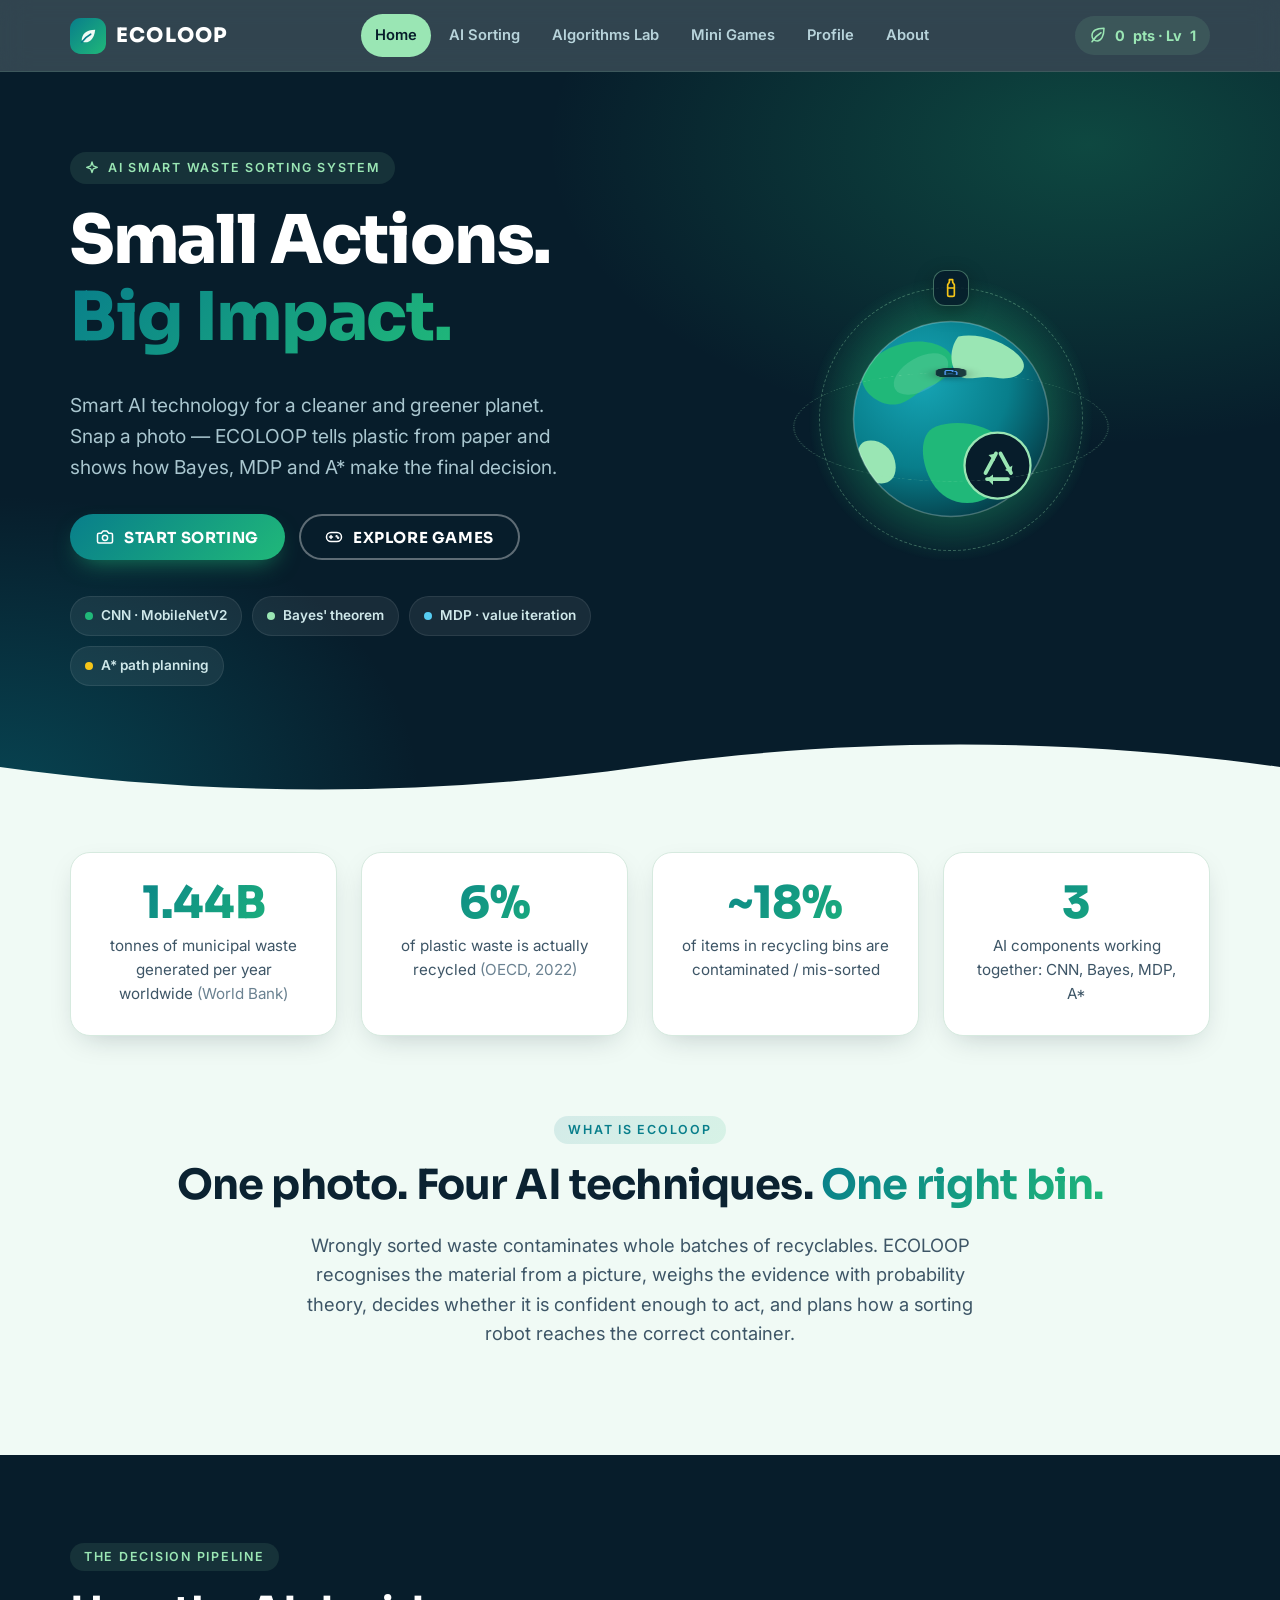
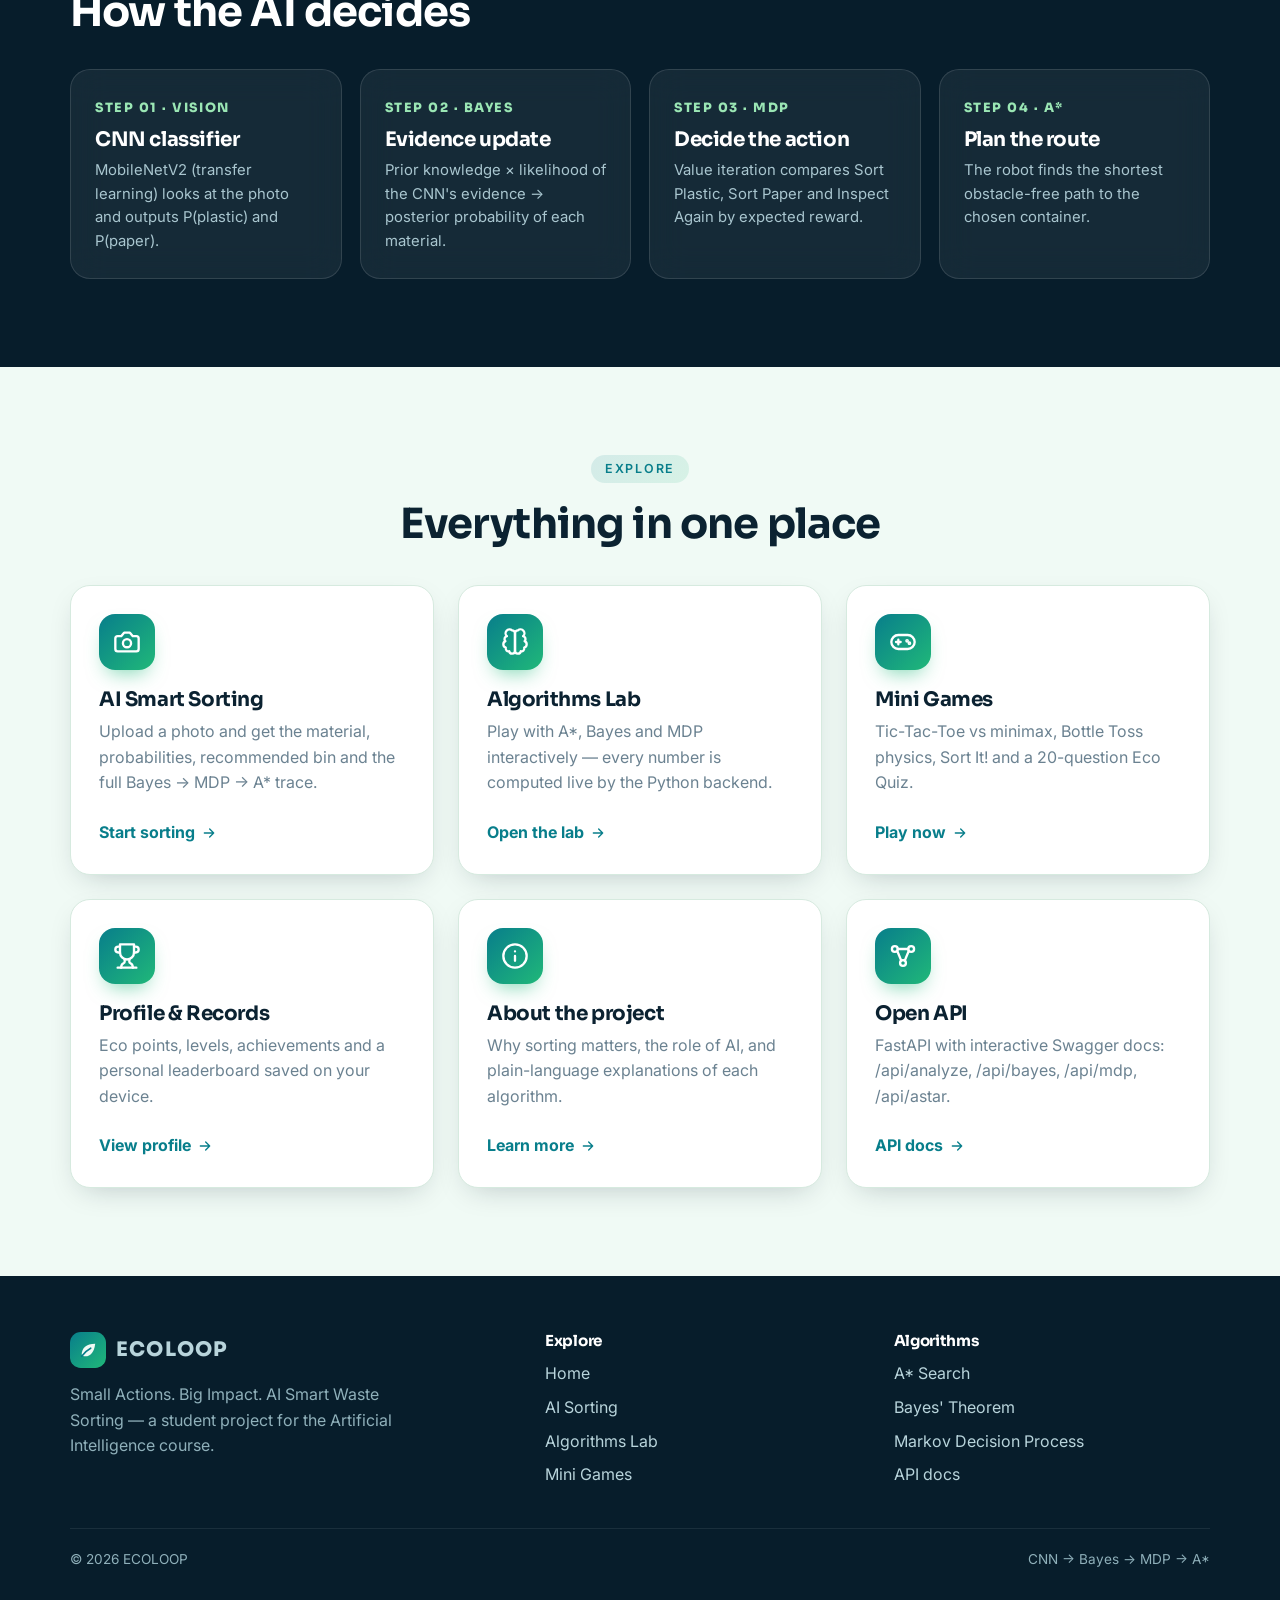
<file: frontend/index.html>
<!doctype html>
<html lang="en">
<head>
  <meta charset="utf-8">
  <meta name="viewport" content="width=device-width, initial-scale=1">
  <title>ECOLOOP — AI Smart Waste Sorting</title>
  <meta name="description" content="ECOLOOP: AI Smart Waste Sorting. Small Actions. Big Impact.">
  <link rel="icon" href="data:image/svg+xml,%3Csvg xmlns='http://www.w3.org/2000/svg' viewBox='0 0 40 40'%3E%3Crect width='40' height='40' rx='12' fill='%2320B879'/%3E%3Cpath d='M13 25c0-7 5-12 15-12-1 9-5 14-11 14-2 0-3-.5-4-2z' fill='%23F0FAF5'/%3E%3C/svg%3E">
  <link rel="preconnect" href="https://fonts.googleapis.com">
  <link rel="preconnect" href="https://fonts.gstatic.com" crossorigin>
  <link href="https://fonts.googleapis.com/css2?family=Inter:wght@400;500;600;700&family=Sora:wght@600;700;800&display=swap" rel="stylesheet">
  <link rel="stylesheet" href="css/style.css">
</head>
<body>
  <a class="skip-link" href="#main">Skip to content</a>
  <div id="nav"></div>

  <main id="main">
    <section class="hero">
      <div class="container hero-grid">
        <div class="reveal">
          <span class="eyebrow" style="color:var(--mint);background:rgba(154,230,180,.1)"><span data-icon="sparkle" style="width:16px;height:16px;display:inline-block"></span> AI Smart Waste Sorting System</span>
          <h1>Small Actions.<br><span class="grad-text">Big Impact.</span></h1>
          <p class="sub">Smart AI technology for a cleaner and greener planet. Snap a photo — ECOLOOP tells plastic from paper and shows how Bayes, MDP and A* make the final decision.</p>
          <div class="hero-cta">
            <a class="btn" href="sorting.html"><span data-icon="camera"></span> Start Sorting</a>
            <a class="btn btn-ghost" href="games.html"><span data-icon="game"></span> Explore Games</a>
          </div>
          <div class="hero-badges">
            <span class="chip"><i></i>CNN · MobileNetV2</span>
            <span class="chip"><i style="background:var(--mint)"></i>Bayes' theorem</span>
            <span class="chip"><i style="background:#56CCF2"></i>MDP · value iteration</span>
            <span class="chip"><i style="background:var(--plastic)"></i>A* path planning</span>
          </div>
        </div>
        <div class="globe-wrap reveal d2" aria-hidden="true">
          <div class="orbit"><span class="sat" style="color:var(--plastic)" data-icon="bottle"></span></div>
          <div class="orbit o2"><span class="sat" style="color:#56A0FF" data-icon="paper"></span></div>
          <svg class="float" viewBox="0 0 400 400">
            <defs>
              <radialGradient id="ocean" cx="35%" cy="30%" r="75%"><stop offset="0" stop-color="#16A5B5"/><stop offset=".6" stop-color="#087E8B"/><stop offset="1" stop-color="#053F4A"/></radialGradient>
              <radialGradient id="glow" cx="50%" cy="50%" r="50%"><stop offset=".6" stop-color="#20B879" stop-opacity=".35"/><stop offset="1" stop-color="#20B879" stop-opacity="0"/></radialGradient>
              <clipPath id="earth"><circle cx="200" cy="200" r="130"/></clipPath>
            </defs>
            <circle cx="200" cy="200" r="190" fill="url(#glow)"/>
            <circle cx="200" cy="200" r="130" fill="url(#ocean)"/>
            <g clip-path="url(#earth)" fill="#20B879">
              <path d="M95 120c30-25 70-30 95-15s10 40-15 50-35 30-60 25-50-35-20-60z"/>
              <path d="M210 90c25-5 60 5 80 25s-5 35-30 30-45 10-55-10 0-40 5-45z" fill="#9AE6B4"/>
              <path d="M180 210c25-10 70-5 90 20s10 60-20 75-60 5-75-20-20-65 5-75z"/>
              <path d="M85 230c15-5 35 5 40 25s-5 35-25 30-35-45-15-55z" fill="#9AE6B4"/>
            </g>
            <circle cx="200" cy="200" r="130" fill="none" stroke="rgba(255,255,255,.25)" stroke-width="2"/>
            <ellipse cx="160" cy="140" rx="40" ry="22" fill="rgba(255,255,255,.12)" transform="rotate(-30 160 140)"/>
            <g transform="translate(262 262)">
              <circle r="44" fill="#071D2B" stroke="#9AE6B4" stroke-width="3"/>
              <g fill="none" stroke="#9AE6B4" stroke-width="5" stroke-linecap="round">
                <path d="M-16 10 -2 -16"/><path d="M4 -16 18 10"/><path d="M14 18 -14 18"/>
              </g>
              <g fill="#9AE6B4"><path d="M-2 -16 -12 -14 -4 -6z"/><path d="M18 10 20 0 10 6z"/><path d="M-14 18 -6 26 -6 12z"/></g>
            </g>
          </svg>
        </div>
      </div>
      <svg class="hero-wave" viewBox="0 0 1440 60" preserveAspectRatio="none" aria-hidden="true"><path d="M0 30c240 30 480 30 720 0s480-30 720 0v30H0z" fill="currentColor"/></svg>
    </section>

    <section class="section-sm">
      <div class="container grid grid-4">
        <div class="card stat reveal"><div class="num"><span data-count="2.01" data-decimals="2"></span>B</div><div class="lbl">tonnes of municipal waste generated per year worldwide <span class="muted">(World Bank)</span></div></div>
        <div class="card stat reveal d1"><div class="num"><span data-count="9"></span>%</div><div class="lbl">of plastic waste is actually recycled <span class="muted">(OECD, 2022)</span></div></div>
        <div class="card stat reveal d2"><div class="num">~<span data-count="25"></span>%</div><div class="lbl">of items in recycling bins are contaminated / mis-sorted</div></div>
        <div class="card stat reveal d3"><div class="num"><span data-count="4"></span></div><div class="lbl">AI components working together: CNN, Bayes, MDP, A*</div></div>
      </div>
    </section>

    <section class="section" style="padding-top:24px">
      <div class="container">
        <div class="center reveal">
          <span class="eyebrow">What is ECOLOOP</span>
          <h2>One photo. Four AI techniques. <span class="grad-text">One right bin.</span></h2>
          <p class="lead">Wrongly sorted waste contaminates whole batches of recyclables. ECOLOOP recognises the material from a picture, weighs the evidence with probability theory, decides whether it is confident enough to act, and plans how a sorting robot reaches the correct container.</p>
        </div>
      </div>
    </section>

    <section class="section section-dark">
      <div class="container">
        <div class="reveal"><span class="eyebrow">The decision pipeline</span><h2>How the AI decides</h2></div>
        <div class="pipeline" style="margin-top:32px">
          <div class="pipe-step glass reveal"><span class="n">STEP 01 · VISION</span><h3>CNN classifier</h3><p>MobileNetV2 (transfer learning) looks at the photo and outputs P(plastic) and P(paper).</p></div>
          <div class="pipe-step glass reveal d1"><span class="n">STEP 02 · BAYES</span><h3>Evidence update</h3><p>Prior knowledge × likelihood of the CNN's evidence → posterior probability of each material.</p></div>
          <div class="pipe-step glass reveal d2"><span class="n">STEP 03 · MDP</span><h3>Decide the action</h3><p>Value iteration compares Sort Plastic, Sort Paper and Inspect Again by expected reward.</p></div>
          <div class="pipe-step glass reveal d3"><span class="n">STEP 04 · A*</span><h3>Plan the route</h3><p>The robot finds the shortest obstacle-free path to the chosen container.</p></div>
        </div>
      </div>
    </section>

    <section class="section">
      <div class="container">
        <div class="center reveal"><span class="eyebrow">Explore</span><h2>Everything in one place</h2></div>
        <div class="grid grid-3" style="margin-top:36px">
          <a class="card hover link-card tilt reveal" href="sorting.html"><div class="icon-tile" data-icon="camera"></div><h3>AI Smart Sorting</h3><p class="muted">Upload a photo and get the material, probabilities, recommended bin and the full Bayes → MDP → A* trace.</p><span class="go">Start sorting <span data-icon="arrow"></span></span></a>
          <a class="card hover link-card tilt reveal d1" href="lab.html"><div class="icon-tile" data-icon="brain"></div><h3>Algorithms Lab</h3><p class="muted">Play with A*, Bayes and MDP interactively — every number is computed live by the Python backend.</p><span class="go">Open the lab <span data-icon="arrow"></span></span></a>
          <a class="card hover link-card tilt reveal d2" href="games.html"><div class="icon-tile" data-icon="game"></div><h3>Mini Games</h3><p class="muted">Tic-Tac-Toe vs minimax, Bottle Toss physics, Sort It! and a 20-question Eco Quiz.</p><span class="go">Play now <span data-icon="arrow"></span></span></a>
          <a class="card hover link-card tilt reveal" href="profile.html"><div class="icon-tile" data-icon="trophy"></div><h3>Profile & Records</h3><p class="muted">Eco points, levels, achievements and a personal leaderboard saved on your device.</p><span class="go">View profile <span data-icon="arrow"></span></span></a>
          <a class="card hover link-card tilt reveal d1" href="about.html"><div class="icon-tile" data-icon="info"></div><h3>About the project</h3><p class="muted">Why sorting matters, the role of AI, and plain-language explanations of each algorithm.</p><span class="go">Learn more <span data-icon="arrow"></span></span></a>
          <a class="card hover link-card tilt reveal d2" href="/docs"><div class="icon-tile" data-icon="network"></div><h3>Open API</h3><p class="muted">FastAPI with interactive Swagger docs: /api/analyze, /api/bayes, /api/mdp, /api/astar.</p><span class="go">API docs <span data-icon="arrow"></span></span></a>
        </div>
      </div>
    </section>
  </main>

  <div id="footer"></div>
  <script type="module" src="js/common.js"></script>
</body>
</html>
</file>
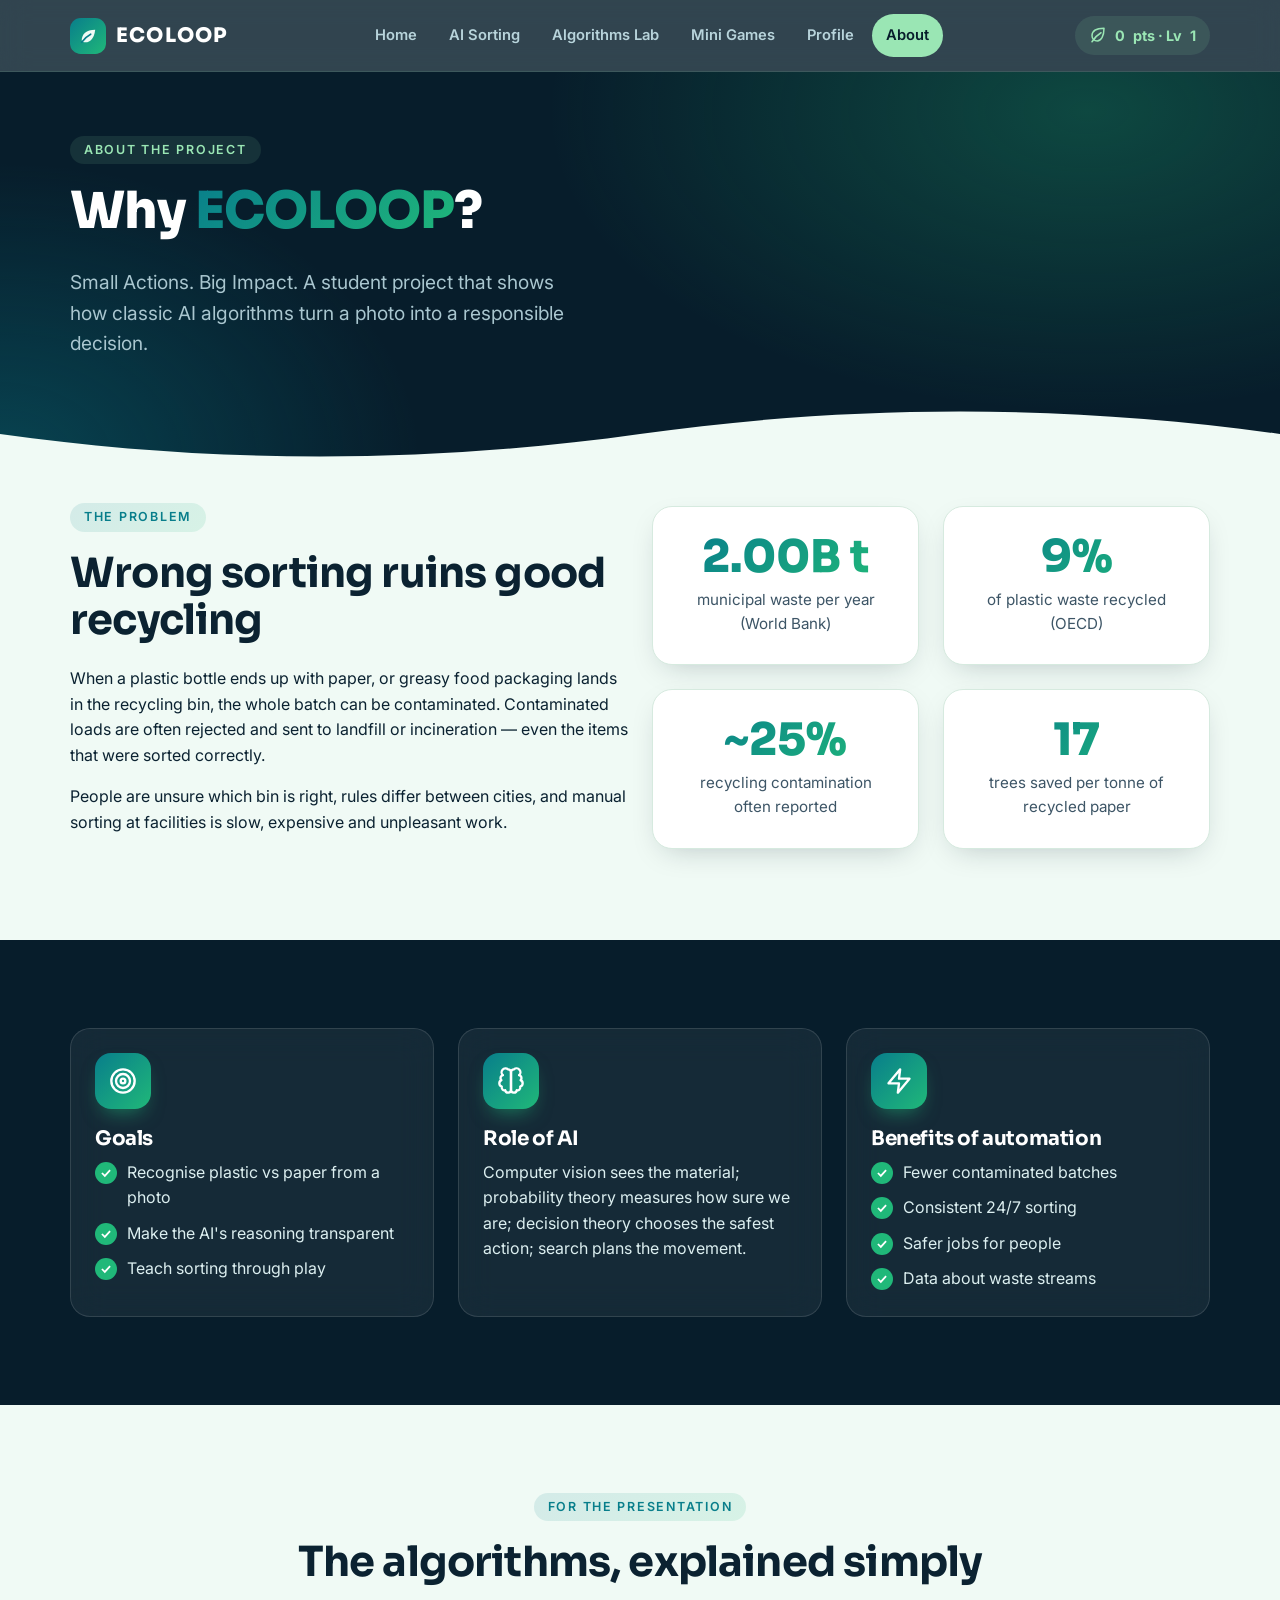
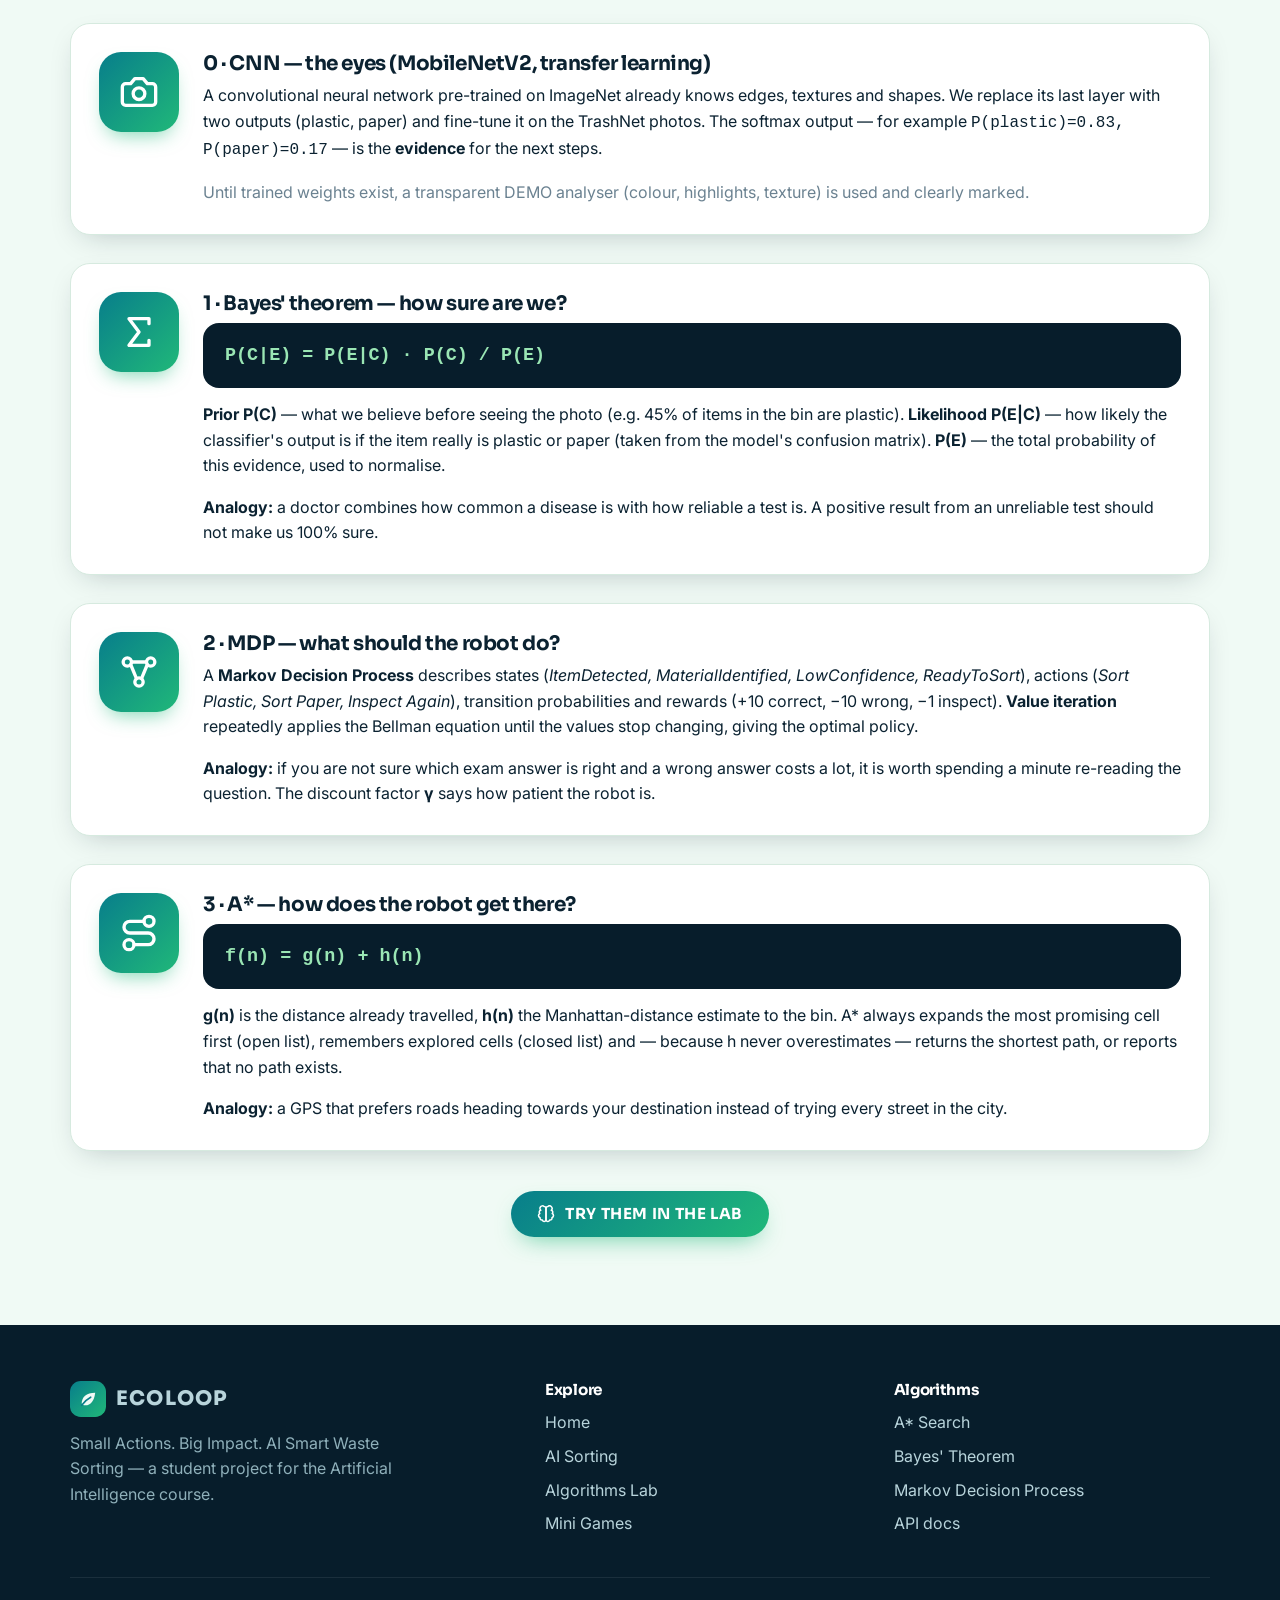
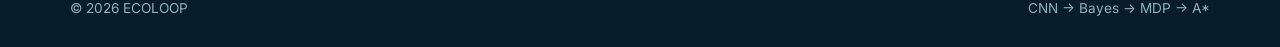
<file: frontend/about.html>
<!doctype html>
<html lang="en">
<head>
  <meta charset="utf-8">
  <meta name="viewport" content="width=device-width, initial-scale=1">
  <title>About — ECOLOOP</title>
  <link rel="icon" href="data:image/svg+xml,%3Csvg xmlns='http://www.w3.org/2000/svg' viewBox='0 0 40 40'%3E%3Crect width='40' height='40' rx='12' fill='%2320B879'/%3E%3Cpath d='M13 25c0-7 5-12 15-12-1 9-5 14-11 14-2 0-3-.5-4-2z' fill='%23F0FAF5'/%3E%3C/svg%3E">
  <link rel="preconnect" href="https://fonts.googleapis.com">
  <link rel="preconnect" href="https://fonts.gstatic.com" crossorigin>
  <link href="https://fonts.googleapis.com/css2?family=Inter:wght@400;500;600;700&family=Sora:wght@600;700;800&display=swap" rel="stylesheet">
  <link rel="stylesheet" href="css/style.css">
</head>
<body>
  <a class="skip-link" href="#main">Skip to content</a>
  <div id="nav"></div>
  <main id="main">
    <section class="hero page-hero">
      <div class="container reveal">
        <span class="eyebrow" style="color:var(--mint);background:rgba(154,230,180,.1)">About the project</span>
        <h1>Why <span class="grad-text">ECOLOOP</span>?</h1>
        <p class="sub">Small Actions. Big Impact. A student project that shows how classic AI algorithms turn a photo into a responsible decision.</p>
      </div>
      <svg class="hero-wave" viewBox="0 0 1440 60" preserveAspectRatio="none" aria-hidden="true"><path d="M0 30c240 30 480 30 720 0s480-30 720 0v30H0z" fill="currentColor"/></svg>
    </section>

    <section class="section" style="padding-top:40px">
      <div class="container grid grid-2" style="align-items:center">
        <div class="reveal">
          <span class="eyebrow">The problem</span>
          <h2>Wrong sorting ruins good recycling</h2>
          <p>When a plastic bottle ends up with paper, or greasy food packaging lands in the recycling bin, the whole batch can be contaminated. Contaminated loads are often rejected and sent to landfill or incineration — even the items that were sorted correctly.</p>
          <p>People are unsure which bin is right, rules differ between cities, and manual sorting at facilities is slow, expensive and unpleasant work.</p>
        </div>
        <div class="grid grid-2 reveal d1">
          <div class="card stat"><div class="num"><span data-count="2.01" data-decimals="2"></span>B t</div><div class="lbl">municipal waste per year (World Bank)</div></div>
          <div class="card stat"><div class="num"><span data-count="9"></span>%</div><div class="lbl">of plastic waste recycled (OECD)</div></div>
          <div class="card stat"><div class="num">~<span data-count="25"></span>%</div><div class="lbl">recycling contamination often reported</div></div>
          <div class="card stat"><div class="num"><span data-count="17"></span></div><div class="lbl">trees saved per tonne of recycled paper</div></div>
        </div>
      </div>
    </section>

    <section class="section section-dark">
      <div class="container grid grid-3">
        <div class="glass reveal"><div class="icon-tile" data-icon="target"></div><h3>Goals</h3><ul class="check-list"><li>Recognise plastic vs paper from a photo</li><li>Make the AI's reasoning transparent</li><li>Teach sorting through play</li></ul></div>
        <div class="glass reveal d1"><div class="icon-tile" data-icon="brain"></div><h3>Role of AI</h3><p>Computer vision sees the material; probability theory measures how sure we are; decision theory chooses the safest action; search plans the movement.</p></div>
        <div class="glass reveal d2"><div class="icon-tile" data-icon="bolt"></div><h3>Benefits of automation</h3><ul class="check-list"><li>Fewer contaminated batches</li><li>Consistent 24/7 sorting</li><li>Safer jobs for people</li><li>Data about waste streams</li></ul></div>
      </div>
    </section>

    <section class="section">
      <div class="container">
        <div class="center reveal"><span class="eyebrow">For the presentation</span><h2>The algorithms, explained simply</h2></div>
        <div class="grid" style="margin-top:36px;gap:28px">
          <article class="card algo-explain reveal">
            <div class="icon-tile" data-icon="camera"></div>
            <div>
              <h3>0 · CNN — the eyes (MobileNetV2, transfer learning)</h3>
              <p>A convolutional neural network pre-trained on ImageNet already knows edges, textures and shapes. We replace its last layer with two outputs (plastic, paper) and fine-tune it on the TrashNet photos. The softmax output — for example <span class="mono">P(plastic)=0.83, P(paper)=0.17</span> — is the <b>evidence</b> for the next steps.</p>
              <p class="muted">Until trained weights exist, a transparent DEMO analyser (colour, highlights, texture) is used and clearly marked.</p>
            </div>
          </article>
          <article class="card algo-explain reveal">
            <div class="icon-tile" data-icon="sigma"></div>
            <div>
              <h3>1 · Bayes' theorem — how sure are we?</h3>
              <div class="formula" style="margin-bottom:14px">P(C|E) = P(E|C) · P(C) / P(E)</div>
              <p><b>Prior P(C)</b> — what we believe before seeing the photo (e.g. 45% of items in the bin are plastic). <b>Likelihood P(E|C)</b> — how likely the classifier's output is if the item really is plastic or paper (taken from the model's confusion matrix). <b>P(E)</b> — the total probability of this evidence, used to normalise.</p>
              <p><b>Analogy:</b> a doctor combines how common a disease is with how reliable a test is. A positive result from an unreliable test should not make us 100% sure.</p>
            </div>
          </article>
          <article class="card algo-explain reveal">
            <div class="icon-tile" data-icon="network"></div>
            <div>
              <h3>2 · MDP — what should the robot do?</h3>
              <p>A <b>Markov Decision Process</b> describes states (<i>ItemDetected, MaterialIdentified, LowConfidence, ReadyToSort</i>), actions (<i>Sort Plastic, Sort Paper, Inspect Again</i>), transition probabilities and rewards (+10 correct, −10 wrong, −1 inspect). <b>Value iteration</b> repeatedly applies the Bellman equation until the values stop changing, giving the optimal policy.</p>
              <p><b>Analogy:</b> if you are not sure which exam answer is right and a wrong answer costs a lot, it is worth spending a minute re-reading the question. The discount factor <b>γ</b> says how patient the robot is.</p>
            </div>
          </article>
          <article class="card algo-explain reveal">
            <div class="icon-tile" data-icon="route"></div>
            <div>
              <h3>3 · A* — how does the robot get there?</h3>
              <div class="formula" style="margin-bottom:14px">f(n) = g(n) + h(n)</div>
              <p><b>g(n)</b> is the distance already travelled, <b>h(n)</b> the Manhattan-distance estimate to the bin. A* always expands the most promising cell first (open list), remembers explored cells (closed list) and — because h never overestimates — returns the shortest path, or reports that no path exists.</p>
              <p><b>Analogy:</b> a GPS that prefers roads heading towards your destination instead of trying every street in the city.</p>
            </div>
          </article>
        </div>
        <div class="center" style="margin-top:40px"><a class="btn" href="lab.html"><span data-icon="brain"></span> Try them in the Lab</a></div>
      </div>
    </section>
  </main>
  <div id="footer"></div>
  <script type="module" src="js/common.js"></script>
</body>
</html>
</file>
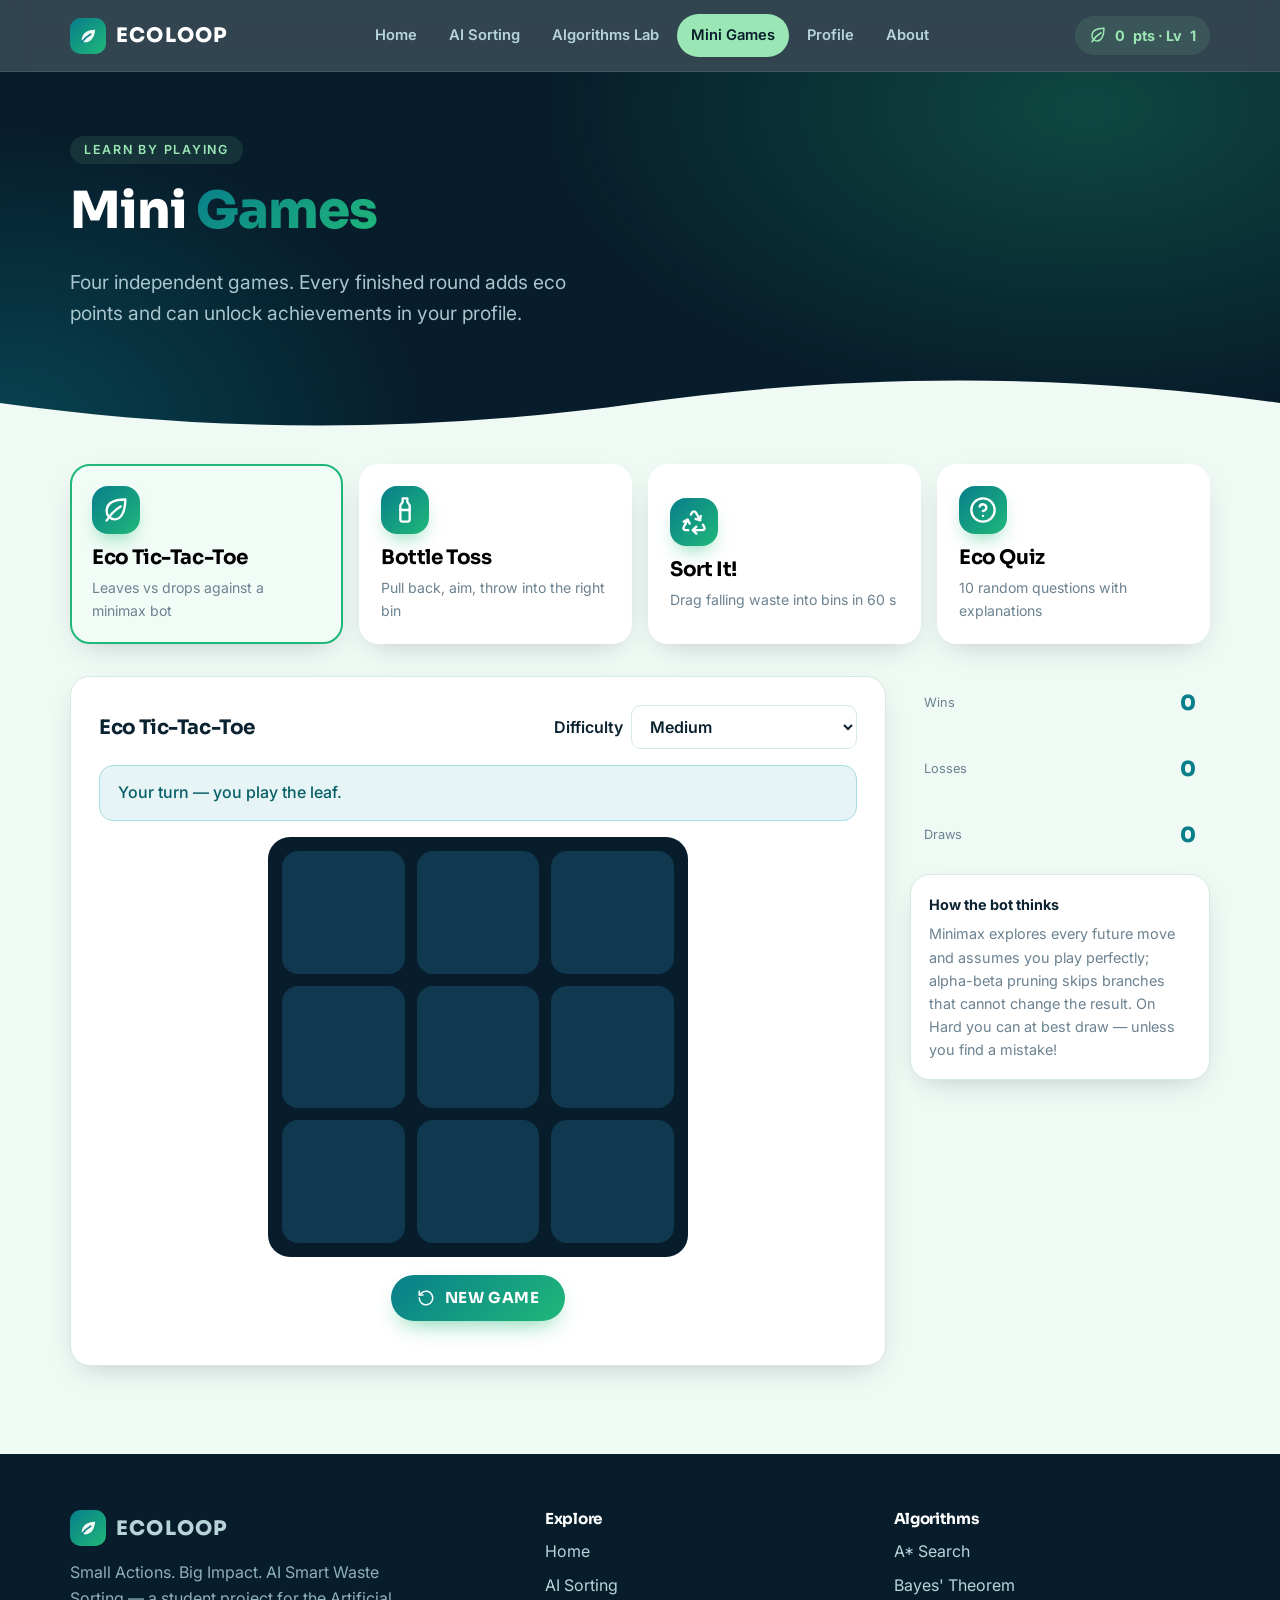
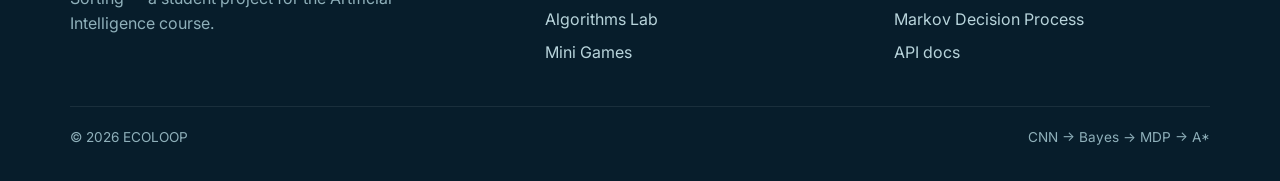
<file: frontend/games.html>
<!doctype html>
<html lang="en">
<head>
  <meta charset="utf-8">
  <meta name="viewport" content="width=device-width, initial-scale=1">
  <title>Mini Games — ECOLOOP</title>
  <link rel="icon" href="data:image/svg+xml,%3Csvg xmlns='http://www.w3.org/2000/svg' viewBox='0 0 40 40'%3E%3Crect width='40' height='40' rx='12' fill='%2320B879'/%3E%3Cpath d='M13 25c0-7 5-12 15-12-1 9-5 14-11 14-2 0-3-.5-4-2z' fill='%23F0FAF5'/%3E%3C/svg%3E">
  <link rel="preconnect" href="https://fonts.googleapis.com">
  <link rel="preconnect" href="https://fonts.gstatic.com" crossorigin>
  <link href="https://fonts.googleapis.com/css2?family=Inter:wght@400;500;600;700&family=Sora:wght@600;700;800&display=swap" rel="stylesheet">
  <link rel="stylesheet" href="css/style.css">
</head>
<body>
  <a class="skip-link" href="#main">Skip to content</a>
  <div id="nav"></div>
  <main id="main">
    <section class="hero page-hero">
      <div class="container reveal">
        <span class="eyebrow" style="color:var(--mint);background:rgba(154,230,180,.1)">Learn by playing</span>
        <h1>Mini <span class="grad-text">Games</span></h1>
        <p class="sub">Four independent games. Every finished round adds eco points and can unlock achievements in your profile.</p>
      </div>
      <svg class="hero-wave" viewBox="0 0 1440 60" preserveAspectRatio="none" aria-hidden="true"><path d="M0 30c240 30 480 30 720 0s480-30 720 0v30H0z" fill="currentColor"/></svg>
    </section>
    <section class="section" style="padding-top:32px">
      <div class="container">
        <div class="games-nav" role="tablist" aria-label="Choose a game">
          <button class="card game-tile hover" role="tab" data-game="tictactoe" aria-selected="true"><div class="icon-tile" data-icon="leaf"></div><h3>Eco Tic-Tac-Toe</h3><p class="muted" style="margin:0;font-size:.88rem">Leaves vs drops against a minimax bot</p></button>
          <button class="card game-tile hover" role="tab" data-game="bottle" aria-selected="false"><div class="icon-tile" data-icon="bottle"></div><h3>Bottle Toss</h3><p class="muted" style="margin:0;font-size:.88rem">Pull back, aim, throw into the right bin</p></button>
          <button class="card game-tile hover" role="tab" data-game="sortit" aria-selected="false"><div class="icon-tile" data-icon="recycle"></div><h3>Sort It!</h3><p class="muted" style="margin:0;font-size:.88rem">Drag falling waste into bins in 60 s</p></button>
          <button class="card game-tile hover" role="tab" data-game="quiz" aria-selected="false"><div class="icon-tile" data-icon="quiz"></div><h3>Eco Quiz</h3><p class="muted" style="margin:0;font-size:.88rem">10 random questions with explanations</p></button>
        </div>
        <div id="game-root" role="tabpanel" aria-live="polite"></div>
      </div>
    </section>
  </main>
  <div id="footer"></div>
  <script type="module" src="js/common.js"></script>
  <script type="module" src="js/games.js"></script>
</body>
</html>
</file>
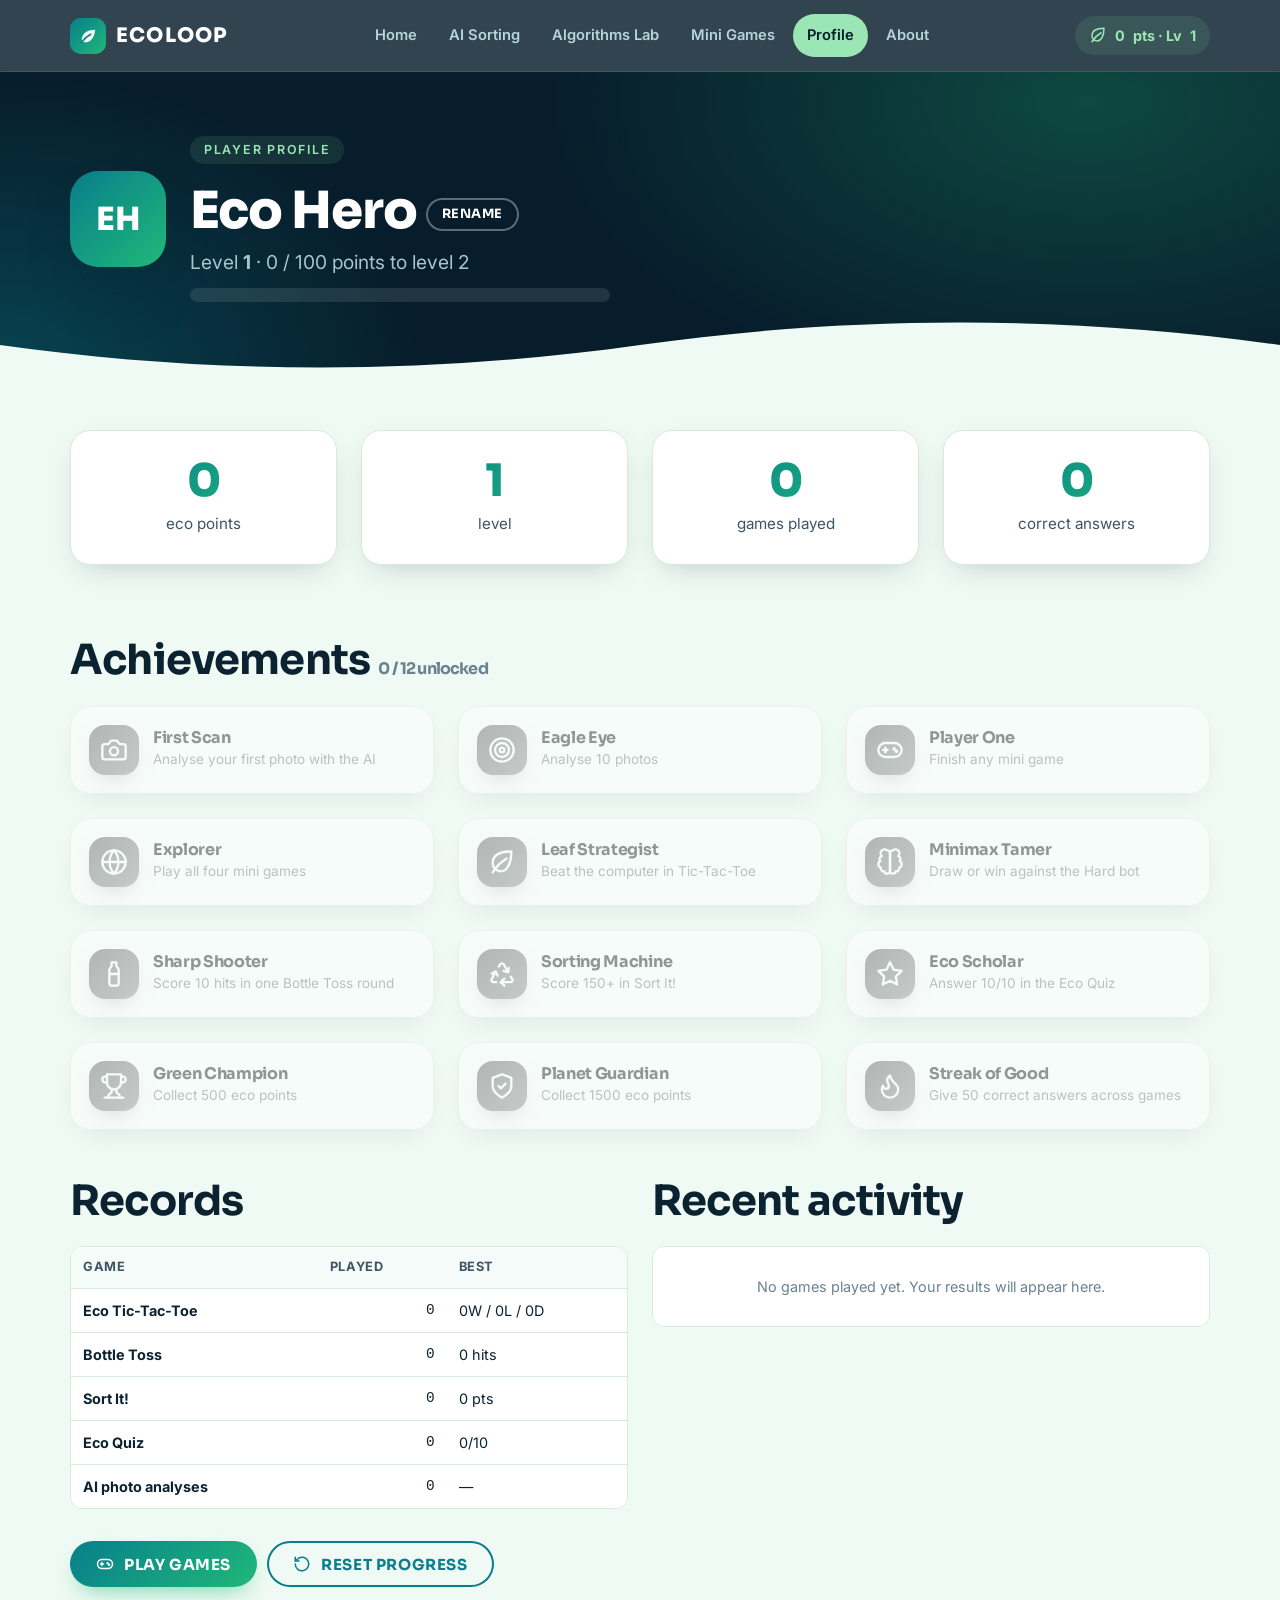
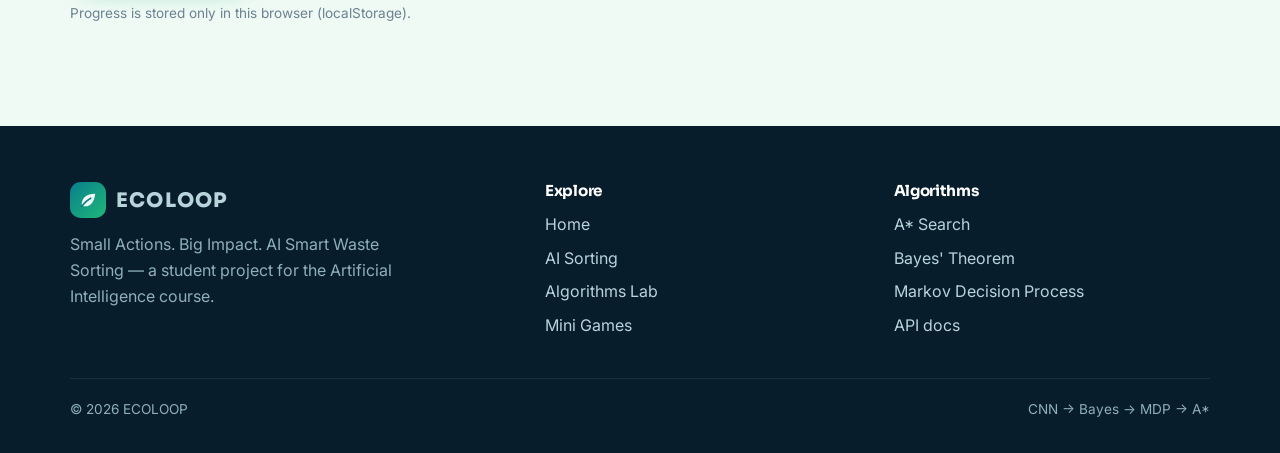
<file: frontend/profile.html>
<!doctype html>
<html lang="en">
<head>
  <meta charset="utf-8">
  <meta name="viewport" content="width=device-width, initial-scale=1">
  <title>Profile — ECOLOOP</title>
  <link rel="icon" href="data:image/svg+xml,%3Csvg xmlns='http://www.w3.org/2000/svg' viewBox='0 0 40 40'%3E%3Crect width='40' height='40' rx='12' fill='%2320B879'/%3E%3Cpath d='M13 25c0-7 5-12 15-12-1 9-5 14-11 14-2 0-3-.5-4-2z' fill='%23F0FAF5'/%3E%3C/svg%3E">
  <link rel="preconnect" href="https://fonts.googleapis.com">
  <link rel="preconnect" href="https://fonts.gstatic.com" crossorigin>
  <link href="https://fonts.googleapis.com/css2?family=Inter:wght@400;500;600;700&family=Sora:wght@600;700;800&display=swap" rel="stylesheet">
  <link rel="stylesheet" href="css/style.css">
</head>
<body>
  <a class="skip-link" href="#main">Skip to content</a>
  <div id="nav"></div>
  <main id="main">
    <section class="hero page-hero">
      <div class="container profile-head reveal">
        <div class="avatar" id="p-avatar" aria-hidden="true">EH</div>
        <div style="flex:1;min-width:240px">
          <span class="eyebrow" style="color:var(--mint);background:rgba(154,230,180,.1)">Player profile</span>
          <h1 style="margin-bottom:6px"><span id="p-name">Eco Hero</span> <button class="btn btn-ghost btn-sm" id="p-rename" style="vertical-align:middle">Rename</button></h1>
          <p class="sub" style="margin:0">Level <b id="p-level">1</b> · <span id="p-next"></span></p>
          <div class="level-bar" role="progressbar" aria-label="Progress to next level" aria-valuemin="0" aria-valuemax="100" id="p-bar-wrap"><span id="p-bar" style="width:0"></span></div>
        </div>
      </div>
      <svg class="hero-wave" viewBox="0 0 1440 60" preserveAspectRatio="none" aria-hidden="true"><path d="M0 30c240 30 480 30 720 0s480-30 720 0v30H0z" fill="currentColor"/></svg>
    </section>

    <section class="section-sm">
      <div class="container grid grid-4">
        <div class="card stat"><div class="num" id="s-score">0</div><div class="lbl">eco points</div></div>
        <div class="card stat"><div class="num" id="s-level">1</div><div class="lbl">level</div></div>
        <div class="card stat"><div class="num" id="s-games">0</div><div class="lbl">games played</div></div>
        <div class="card stat"><div class="num" id="s-correct">0</div><div class="lbl">correct answers</div></div>
      </div>
    </section>

    <section class="section" style="padding-top:16px">
      <div class="container">
        <h2>Achievements <span class="muted" style="font-size:1rem" id="ach-count"></span></h2>
        <div class="grid grid-3" id="ach-grid" style="margin-top:20px"></div>

        <div class="grid grid-2" style="margin-top:48px">
          <div>
            <h2>Records</h2>
            <div class="table-wrap" style="margin-top:16px"><table id="records"></table></div>
          </div>
          <div>
            <h2>Recent activity</h2>
            <div class="table-wrap" style="margin-top:16px"><table id="history"></table></div>
          </div>
        </div>
        <div class="toolbar" style="margin-top:32px">
          <a class="btn" href="games.html"><span data-icon="game"></span> Play games</a>
          <button class="btn btn-outline" id="p-reset"><span data-icon="reset"></span> Reset progress</button>
        </div>
        <p class="muted" style="font-size:.85rem">Progress is stored only in this browser (localStorage).</p>
      </div>
    </section>
  </main>
  <div id="footer"></div>
  <script type="module" src="js/common.js"></script>
  <script type="module" src="js/profile.js"></script>
</body>
</html>
</file>
<file: frontend/css/style.css>
/* ============================================================
   ECOLOOP design system
   ============================================================ */
:root {
  --navy: #071D2B;
  --navy-2: #0B2A3D;
  --navy-3: #10384F;
  --teal: #087E8B;
  --emerald: #20B879;
  --mint: #9AE6B4;
  --bg: #F0FAF5;
  --white: #FFFFFF;
  --ink: #0B2231;
  --ink-2: #3D5566;
  --ink-3: #6B8291;
  --line: #D6EADF;
  --plastic: #F5C518;
  --paper: #2F80ED;
  --danger: #E5484D;
  --warn: #F59E0B;

  --grad: linear-gradient(135deg, var(--teal), var(--emerald));
  --grad-soft: linear-gradient(135deg, rgba(8,126,139,.12), rgba(32,184,121,.12));
  --radius: 20px;
  --radius-sm: 12px;
  --shadow: 0 10px 30px -12px rgba(7, 29, 43, .25);
  --shadow-lg: 0 30px 60px -20px rgba(7, 29, 43, .35);
  --font-head: "Sora", "Poppins", "Segoe UI", system-ui, sans-serif;
  --font-body: "Inter", "Segoe UI", system-ui, -apple-system, sans-serif;
  --container: 1180px;
  --nav-h: 72px;
}

*, *::before, *::after { box-sizing: border-box; }
[hidden] { display: none !important; }
html { scroll-behavior: smooth; -webkit-text-size-adjust: 100%; }
body {
  margin: 0;
  font-family: var(--font-body);
  color: var(--ink);
  background: var(--bg);
  line-height: 1.6;
  -webkit-font-smoothing: antialiased;
  overflow-x: hidden;
}
img, svg, canvas { max-width: 100%; display: block; }
h1, h2, h3, h4 { font-family: var(--font-head); line-height: 1.15; margin: 0 0 .5em; letter-spacing: -.02em; }
h1 { font-size: clamp(2.3rem, 5.5vw, 4.2rem); font-weight: 800; }
h2 { font-size: clamp(1.7rem, 3.4vw, 2.6rem); font-weight: 700; }
h3 { font-size: 1.25rem; font-weight: 700; }
p { margin: 0 0 1em; }
a { color: var(--teal); text-decoration: none; }
a:hover { text-decoration: underline; }
button { font: inherit; }
:focus-visible { outline: 3px solid var(--emerald); outline-offset: 3px; border-radius: 6px; }
.sr-only { position: absolute; width: 1px; height: 1px; padding: 0; margin: -1px; overflow: hidden; clip: rect(0 0 0 0); border: 0; }
.skip-link { position: absolute; left: -999px; top: 8px; z-index: 1000; background: var(--white); padding: 8px 14px; border-radius: 8px; }
.skip-link:focus { left: 8px; }

.container { width: 100%; max-width: var(--container); margin: 0 auto; padding: 0 20px; }
.section { padding: 88px 0; }
.section-sm { padding: 56px 0; }
.section-dark { background: var(--navy); color: #DCEFF0; }
.section-dark h2, .section-dark h3 { color: var(--white); }
.eyebrow {
  display: inline-flex; align-items: center; gap: 8px;
  font: 600 .78rem/1 var(--font-body); letter-spacing: .14em; text-transform: uppercase;
  color: var(--teal); background: var(--grad-soft); padding: 8px 14px; border-radius: 999px; margin-bottom: 18px;
}
.section-dark .eyebrow { color: var(--mint); background: rgba(154,230,180,.1); }
.lead { font-size: 1.15rem; color: var(--ink-2); max-width: 680px; }
.section-dark .lead { color: #A9C6CF; }
.center { text-align: center; }
.center .lead { margin-left: auto; margin-right: auto; }
.grad-text { background: var(--grad); -webkit-background-clip: text; background-clip: text; color: transparent; }
.muted { color: var(--ink-3); }
.mono { font-family: ui-monospace, "Cascadia Code", Consolas, monospace; }

/* ---------------- buttons ---------------- */
.btn {
  --b: var(--grad);
  display: inline-flex; align-items: center; justify-content: center; gap: 10px;
  padding: 14px 26px; border-radius: 999px; border: 0; cursor: pointer;
  font: 700 .95rem/1 var(--font-head); letter-spacing: .04em; text-transform: uppercase;
  background: var(--b); color: var(--white); text-decoration: none !important;
  box-shadow: 0 10px 24px -10px rgba(32,184,121,.7);
  transition: transform .2s ease, box-shadow .2s ease, opacity .2s;
}
.btn:hover { transform: translateY(-2px); box-shadow: 0 16px 30px -10px rgba(32,184,121,.8); }
.btn:active { transform: translateY(0); }
.btn:disabled { opacity: .5; cursor: not-allowed; transform: none; }
.btn-ghost { background: transparent; color: var(--white); box-shadow: inset 0 0 0 2px rgba(255,255,255,.35); }
.btn-ghost:hover { box-shadow: inset 0 0 0 2px var(--mint); }
.btn-outline { background: transparent; color: var(--teal); box-shadow: inset 0 0 0 2px var(--teal); }
.btn-outline:hover { background: rgba(8,126,139,.08); box-shadow: inset 0 0 0 2px var(--teal); }
.btn-sm { padding: 10px 16px; font-size: .8rem; }
.btn svg { width: 18px; height: 18px; }

/* ---------------- nav ---------------- */
.nav {
  position: sticky; top: 0; z-index: 100; height: var(--nav-h);
  background: rgba(7, 29, 43, .82); backdrop-filter: blur(14px); -webkit-backdrop-filter: blur(14px);
  border-bottom: 1px solid rgba(154,230,180,.12);
}
.nav .container { display: flex; align-items: center; justify-content: space-between; height: 100%; }
.logo { display: flex; align-items: center; gap: 10px; color: var(--white); font: 800 1.25rem var(--font-head); letter-spacing: .06em; text-decoration: none !important; }
.logo-mark { width: 36px; height: 36px; }
.nav-links { display: flex; gap: 4px; list-style: none; margin: 0; padding: 0; }
.nav-links a {
  display: block; padding: 10px 14px; border-radius: 999px; color: #B8D4DB;
  font-weight: 600; font-size: .92rem; text-decoration: none; transition: background .2s, color .2s;
}
.nav-links a:hover { color: var(--white); background: rgba(255,255,255,.06); }
.nav-links a[aria-current="page"] { color: var(--navy); background: var(--mint); }
.nav-score { display: flex; align-items: center; gap: 8px; color: var(--mint); font-weight: 700; font-size: .9rem; padding: 8px 14px; border-radius: 999px; background: rgba(154,230,180,.1); text-decoration: none !important; }
.burger { display: none; width: 44px; height: 44px; border: 0; background: rgba(255,255,255,.06); border-radius: 12px; cursor: pointer; position: relative; }
.burger span, .burger::before, .burger::after { content: ""; position: absolute; left: 12px; right: 12px; height: 2px; background: var(--white); border-radius: 2px; transition: transform .3s, opacity .3s; }
.burger::before { top: 15px; } .burger span { top: 21px; } .burger::after { top: 27px; }
.nav.open .burger::before { transform: translateY(6px) rotate(45deg); }
.nav.open .burger span { opacity: 0; }
.nav.open .burger::after { transform: translateY(-6px) rotate(-45deg); }

/* ---------------- hero ---------------- */
.hero {
  position: relative; overflow: hidden; color: var(--white);
  background:
    radial-gradient(900px 500px at 85% 10%, rgba(32,184,121,.28), transparent 60%),
    radial-gradient(700px 500px at 0% 100%, rgba(8,126,139,.4), transparent 60%),
    var(--navy);
  padding: 80px 0 110px;
}
.hero-grid { display: grid; grid-template-columns: 1.05fr .95fr; gap: 48px; align-items: center; }
.hero h1 { color: var(--white); }
.hero .sub { font-size: 1.2rem; color: #A9C6CF; max-width: 520px; margin-bottom: 32px; }
.hero-cta { display: flex; flex-wrap: wrap; gap: 14px; }
.hero-badges { display: flex; flex-wrap: wrap; gap: 10px; margin-top: 36px; }
.chip { display: inline-flex; align-items: center; gap: 8px; padding: 8px 14px; border-radius: 999px; font-size: .85rem; font-weight: 600; background: rgba(255,255,255,.07); color: #CFE8EA; border: 1px solid rgba(255,255,255,.08); }
.chip i { width: 8px; height: 8px; border-radius: 50%; background: var(--emerald); display: inline-block; }
.page-hero { padding: 64px 0 72px; }
.page-hero h1 { font-size: clamp(2rem, 4.5vw, 3.2rem); }
.hero-wave { position: absolute; bottom: -1px; left: 0; width: 100%; height: 60px; color: var(--bg); }

/* globe illustration (CSS 3D) */
.globe-wrap { position: relative; aspect-ratio: 1; max-width: 480px; margin: 0 auto; perspective: 1000px; }
.globe-wrap svg { width: 100%; height: 100%; }
.orbit { position: absolute; inset: 6%; border-radius: 50%; border: 1px dashed rgba(154,230,180,.35); transform-style: preserve-3d; animation: spin 26s linear infinite; }
.orbit.o2 { inset: -2%; animation-duration: 40s; animation-direction: reverse; transform: rotateX(70deg); }
.orbit .sat { position: absolute; top: -18px; left: calc(50% - 18px); width: 36px; height: 36px; border-radius: 12px; display: grid; place-items: center; background: rgba(7,29,43,.85); border: 1px solid rgba(154,230,180,.4); box-shadow: 0 6px 20px rgba(0,0,0,.3); }
.orbit .sat svg { width: 20px; height: 20px; }
.float { animation: float 6s ease-in-out infinite; }
@keyframes spin { to { transform: rotate(360deg); } }
@keyframes float { 50% { transform: translateY(-14px); } }

/* ---------------- cards ---------------- */
.grid { display: grid; gap: 24px; }
.grid > *, .lab-layout > *, .sort-grid > *, .game-stage > * { min-width: 0; }
.grid-2 { grid-template-columns: repeat(2, 1fr); }
.grid-3 { grid-template-columns: repeat(3, 1fr); }
.grid-4 { grid-template-columns: repeat(4, 1fr); }
.card {
  background: var(--white); border-radius: var(--radius); padding: 28px;
  box-shadow: var(--shadow); border: 1px solid var(--line);
  transition: transform .3s ease, box-shadow .3s ease;
}
.card.hover:hover { transform: translateY(-6px); box-shadow: var(--shadow-lg); }
.card h3 { margin-bottom: .4em; }
.card p:last-child { margin-bottom: 0; }
.glass {
  background: rgba(255,255,255,.06); border: 1px solid rgba(255,255,255,.12);
  backdrop-filter: blur(16px); -webkit-backdrop-filter: blur(16px);
  border-radius: var(--radius); padding: 24px; color: #DCEFF0;
}
.icon-tile { width: 56px; height: 56px; border-radius: 16px; display: grid; place-items: center; background: var(--grad); color: var(--white); margin-bottom: 18px; box-shadow: 0 10px 20px -8px rgba(32,184,121,.6); }
.icon-tile svg { width: 28px; height: 28px; }
.stat { text-align: center; }
.stat .num { font: 800 clamp(2rem, 4vw, 2.8rem)/1 var(--font-head); background: var(--grad); -webkit-background-clip: text; background-clip: text; color: transparent; }
.stat .lbl { color: var(--ink-2); font-size: .95rem; margin-top: 8px; }
.section-dark .stat .lbl { color: #A9C6CF; }
.tilt { transform-style: preserve-3d; transition: transform .2s ease-out; }
.link-card { display: block; color: inherit; text-decoration: none !important; }
.link-card .go { display: inline-flex; align-items: center; gap: 6px; font-weight: 700; color: var(--teal); margin-top: 8px; }
.link-card:hover .go svg { transform: translateX(4px); }
.go svg { width: 16px; height: 16px; transition: transform .2s; }

/* pipeline steps */
.pipeline { display: grid; grid-template-columns: repeat(4, 1fr); gap: 18px; counter-reset: step; position: relative; }
.pipe-step { position: relative; padding: 24px; border-radius: var(--radius); }
.pipe-step .n { font: 800 .8rem var(--font-head); color: var(--mint); letter-spacing: .12em; }
.pipe-step h3 { margin: 8px 0; }
.pipe-step p { font-size: .93rem; color: #A9C6CF; margin: 0; }

/* ---------------- reveal ---------------- */
.reveal { opacity: 0; transform: translateY(28px); transition: opacity .7s ease, transform .7s ease; }
.reveal.in { opacity: 1; transform: none; }
.reveal.d1 { transition-delay: .1s; } .reveal.d2 { transition-delay: .2s; } .reveal.d3 { transition-delay: .3s; }

/* ---------------- forms / controls ---------------- */
.range { display: grid; gap: 6px; margin-bottom: 16px; }
.range label { display: flex; justify-content: space-between; font-weight: 600; font-size: .92rem; }
.range output { font-family: ui-monospace, Consolas, monospace; color: var(--teal); }
input[type="range"] { width: 100%; accent-color: var(--emerald); height: 28px; }
select, .input { padding: 10px 14px; border-radius: 10px; border: 1px solid var(--line); background: var(--white); font: inherit; color: var(--ink); }

.badge { display: inline-flex; align-items: center; gap: 6px; padding: 5px 12px; border-radius: 999px; font: 700 .75rem/1.2 var(--font-body); letter-spacing: .06em; text-transform: uppercase; }
.badge-demo { background: #FFF4D6; color: #8A5A00; border: 1px solid #F5C518; }
.badge-model { background: #DDF7EA; color: #0E7A4E; border: 1px solid var(--emerald); }
.badge-plastic { background: #FFF6CF; color: #7A5D00; }
.badge-paper { background: #DCEAFF; color: #164C9C; }
.badge-hold { background: #E8EEF2; color: #3D5566; }

.bar { height: 12px; border-radius: 999px; background: #E3F1EA; overflow: hidden; }
.bar > span { display: block; height: 100%; width: 0; border-radius: inherit; transition: width 1s cubic-bezier(.2,.8,.2,1); }
.bar.plastic > span { background: linear-gradient(90deg, #F5C518, #F59E0B); }
.bar.paper > span { background: linear-gradient(90deg, #56A0FF, #2F80ED); }
.bar.green > span { background: var(--grad); }
.prob-row { display: grid; grid-template-columns: 90px 1fr 64px; align-items: center; gap: 12px; margin: 10px 0; font-weight: 600; }
.prob-row .v { text-align: right; font-family: ui-monospace, Consolas, monospace; }

/* tabs */
.tabs { display: inline-flex; flex-wrap: wrap; gap: 6px; padding: 6px; border-radius: 999px; background: var(--white); border: 1px solid var(--line); box-shadow: var(--shadow); }
.tab { border: 0; background: transparent; padding: 12px 22px; border-radius: 999px; cursor: pointer; font: 700 .92rem var(--font-head); color: var(--ink-2); transition: background .2s, color .2s; }
.tab[aria-selected="true"] { background: var(--grad); color: var(--white); }
.tab:hover:not([aria-selected="true"]) { background: var(--bg); }
.tab-panel[hidden] { display: none; }

/* tables */
.table-wrap { overflow-x: auto; border-radius: var(--radius-sm); border: 1px solid var(--line); }
table { width: 100%; border-collapse: collapse; font-size: .9rem; background: var(--white); }
th, td { padding: 10px 12px; text-align: left; border-bottom: 1px solid var(--line); white-space: nowrap; }
th { background: #F5FBF8; font-weight: 700; color: var(--ink-2); font-size: .8rem; text-transform: uppercase; letter-spacing: .05em; }
tr:last-child td { border-bottom: 0; }
td.best { background: #DDF7EA; font-weight: 700; color: #0E7A4E; }
td.num { font-family: ui-monospace, Consolas, monospace; text-align: right; }

/* states */
.state { display: flex; flex-direction: column; align-items: center; justify-content: center; text-align: center; gap: 12px; padding: 40px 20px; color: var(--ink-3); min-height: 260px; }
.state svg { width: 64px; height: 64px; opacity: .8; }
.alert { display: flex; gap: 12px; align-items: flex-start; padding: 14px 18px; border-radius: 14px; background: #FDECEC; color: #8F1D21; border: 1px solid #F5B5B7; font-weight: 500; }
.alert svg { flex: none; width: 22px; height: 22px; }
.alert.info { background: #E6F4F6; color: #075E67; border-color: #A8DCE2; }
.alert.warn { background: #FFF6E0; color: #7A4B00; border-color: #F7D589; }
.spinner { width: 54px; height: 54px; border-radius: 50%; border: 5px solid #D6EADF; border-top-color: var(--emerald); animation: spin 0.9s linear infinite; }

/* toast */
.toast-host { position: fixed; right: 20px; bottom: 20px; z-index: 300; display: grid; gap: 10px; }
.toast { background: var(--navy); color: var(--white); padding: 14px 18px; border-radius: 14px; box-shadow: var(--shadow-lg); display: flex; gap: 10px; align-items: center; animation: toast-in .4s ease; max-width: 340px; border: 1px solid rgba(154,230,180,.25); }
.toast b { color: var(--mint); }
@keyframes toast-in { from { opacity: 0; transform: translateY(16px); } }

/* footer */
.footer { background: var(--navy); color: #8FB0BA; padding: 56px 0 32px; }
.footer-grid { display: grid; grid-template-columns: 1.4fr 1fr 1fr; gap: 32px; }
.footer h4 { color: var(--white); font-size: .95rem; margin-bottom: 12px; }
.footer ul { list-style: none; padding: 0; margin: 0; display: grid; gap: 8px; }
.footer a { color: #B8D4DB; }
.footer-bottom { border-top: 1px solid rgba(255,255,255,.08); margin-top: 40px; padding-top: 20px; font-size: .85rem; display: flex; justify-content: space-between; flex-wrap: wrap; gap: 8px; }

/* ---------------- sorting page ---------------- */
.sort-grid { display: grid; grid-template-columns: 1fr 1.15fr; gap: 28px; align-items: start; }
.dropzone {
  position: relative; border: 2px dashed #9CCFB5; border-radius: var(--radius); background: linear-gradient(180deg, #FFFFFF, #F5FCF8);
  min-height: 300px; display: grid; place-items: center; text-align: center; padding: 28px; cursor: pointer;
  transition: border-color .2s, background .2s, transform .2s;
}
.dropzone:hover, .dropzone.drag { border-color: var(--emerald); background: #EAF8F0; }
.dropzone.drag { transform: scale(1.01); }
.dropzone svg.up { width: 64px; height: 64px; margin: 0 auto 12px; color: var(--emerald); }
.dropzone img.preview { max-height: 340px; width: auto; margin: 0 auto; border-radius: 14px; box-shadow: var(--shadow); object-fit: contain; }
.drop-actions { display: flex; gap: 12px; margin-top: 18px; flex-wrap: wrap; }
.result-head { display: flex; align-items: center; justify-content: space-between; gap: 12px; flex-wrap: wrap; margin-bottom: 16px; }
.material { display: flex; align-items: center; gap: 16px; }
.material .big { font: 800 2.2rem/1 var(--font-head); }
.bin-card { display: flex; align-items: center; gap: 16px; padding: 16px; border-radius: 16px; background: var(--bg); margin: 18px 0; }
.bin-card svg { width: 54px; height: 54px; flex: none; }
.chain { display: grid; gap: 14px; margin-top: 24px; }
.chain-step { display: grid; grid-template-columns: 44px 1fr; gap: 14px; align-items: start; padding: 18px; border-radius: 16px; background: var(--white); border: 1px solid var(--line); }
.chain-step .k { width: 44px; height: 44px; border-radius: 12px; display: grid; place-items: center; background: var(--grad); color: var(--white); font: 800 .85rem var(--font-head); }
.chain-step h4 { margin: 0 0 4px; font-size: 1rem; }
.chain-step .mono { font-size: .85rem; color: var(--ink-2); word-break: break-word; }
.gauge { position: relative; width: 120px; height: 120px; flex: none; }
.gauge svg { transform: rotate(-90deg); }
.gauge .val { position: absolute; inset: 0; display: grid; place-items: center; font: 800 1.4rem var(--font-head); }
.samples { display: flex; gap: 10px; flex-wrap: wrap; margin-top: 12px; }
.sample { border: 1px solid var(--line); background: var(--white); border-radius: 12px; padding: 6px; cursor: pointer; display: flex; align-items: center; gap: 8px; font-size: .82rem; font-weight: 600; color: var(--ink-2); transition: border-color .2s, transform .2s; }
.sample:hover { border-color: var(--emerald); transform: translateY(-2px); }
.sample canvas { width: 40px; height: 40px; border-radius: 8px; }

/* grid canvas (A*) */
.grid-canvas { width: 100%; height: auto; border-radius: 16px; background: #0B2A3D; touch-action: none; cursor: pointer; }
.legend { display: flex; flex-wrap: wrap; gap: 14px; font-size: .85rem; color: var(--ink-2); margin-top: 12px; }
.legend span { display: inline-flex; align-items: center; gap: 6px; }
.legend i { width: 14px; height: 14px; border-radius: 4px; display: inline-block; }

/* lab */
.lab-layout { display: grid; grid-template-columns: 1.6fr 1fr; gap: 24px; align-items: start; }
.toolbar { display: flex; flex-wrap: wrap; gap: 10px; align-items: center; margin-bottom: 16px; }
.seg { display: inline-flex; border-radius: 999px; background: var(--bg); padding: 4px; border: 1px solid var(--line); }
.seg button { border: 0; background: transparent; padding: 8px 14px; border-radius: 999px; cursor: pointer; font-weight: 700; font-size: .85rem; color: var(--ink-2); }
.seg button[aria-pressed="true"] { background: var(--navy); color: var(--white); }
.kpis { display: grid; grid-template-columns: repeat(3, 1fr); gap: 12px; margin: 16px 0; }
.kpi { background: var(--bg); border-radius: 14px; padding: 14px; text-align: center; }
.kpi b { display: block; font: 800 1.5rem var(--font-head); color: var(--teal); }
.kpi span { font-size: .8rem; color: var(--ink-3); }
.formula { font: 600 1.15rem/1.6 ui-monospace, Consolas, monospace; background: var(--navy); color: var(--mint); padding: 18px 22px; border-radius: 16px; overflow-x: auto; }
.formula .w { color: var(--white); }
.steps-list { list-style: none; padding: 0; margin: 0; display: grid; gap: 8px; counter-reset: s; }
.steps-list li { counter-increment: s; font-family: ui-monospace, Consolas, monospace; font-size: .88rem; background: var(--bg); padding: 10px 14px 10px 44px; border-radius: 10px; position: relative; overflow-x: auto; }
.steps-list li::before { content: counter(s); position: absolute; left: 12px; top: 9px; width: 22px; height: 22px; border-radius: 50%; background: var(--teal); color: #fff; font-size: .75rem; display: grid; place-items: center; }
.bayes-bars { display: grid; grid-template-columns: repeat(3, 1fr); gap: 16px; }
.vbars { display: flex; gap: 14px; align-items: flex-end; height: 160px; padding: 10px; background: var(--bg); border-radius: 14px; }
.vbars .vb { flex: 1; display: flex; flex-direction: column; align-items: center; justify-content: flex-end; height: 100%; gap: 6px; font-size: .78rem; font-weight: 700; }
.vbars .vb i { width: 100%; border-radius: 8px 8px 4px 4px; transition: height .5s cubic-bezier(.2,.8,.2,1); }
.mdp-graph { width: 100%; height: auto; background: var(--navy); border-radius: 16px; }
.chart { width: 100%; height: 180px; background: var(--bg); border-radius: 14px; }

/* games */
.games-nav { display: grid; grid-template-columns: repeat(4, 1fr); gap: 16px; margin-bottom: 32px; }
.game-tile { text-align: left; border: 2px solid transparent; cursor: pointer; padding: 20px; }
.game-tile[aria-selected="true"] { border-color: var(--emerald); background: #F2FCF7; }
.game-tile .icon-tile { width: 48px; height: 48px; margin-bottom: 12px; }
.game-stage { display: grid; grid-template-columns: 1fr 300px; gap: 24px; align-items: start; }
.game-canvas { width: 100%; height: auto; border-radius: 18px; background: var(--navy); touch-action: none; user-select: none; -webkit-user-select: none; }
.hud { display: grid; gap: 12px; }
.hud .kpi { text-align: left; display: flex; justify-content: space-between; align-items: center; }
.hud .kpi b { font-size: 1.3rem; }
.ttt-board { display: grid; grid-template-columns: repeat(3, 1fr); gap: 12px; max-width: 420px; aspect-ratio: 1; margin: 0 auto; padding: 14px; background: var(--navy); border-radius: 22px; }
.ttt-cell { border: 0; border-radius: 16px; background: var(--navy-3); cursor: pointer; display: grid; place-items: center; transition: background .2s, transform .15s; padding: 14%; }
.ttt-cell:hover:not(:disabled) { background: #164A66; }
.ttt-cell:disabled { cursor: default; }
.ttt-cell svg { width: 100%; height: 100%; animation: pop .35s cubic-bezier(.2,1.4,.4,1); }
.ttt-cell.win { background: rgba(32,184,121,.35); }
@keyframes pop { from { transform: scale(.2); opacity: 0; } }
.overlay-card { text-align: center; padding: 32px; }
.overlay-card .big { font: 800 3rem var(--font-head); }
.quiz-q { font: 700 1.3rem/1.4 var(--font-head); margin-bottom: 20px; }
.quiz-opts { display: grid; gap: 12px; }
.quiz-opt { text-align: left; padding: 16px 18px; border-radius: 14px; border: 2px solid var(--line); background: var(--white); cursor: pointer; font-weight: 600; font-size: 1rem; color: var(--ink); transition: border-color .2s, background .2s, transform .15s; display: flex; gap: 12px; align-items: center; }
.quiz-opt:hover:not(:disabled) { border-color: var(--emerald); transform: translateX(4px); }
.quiz-opt .l { width: 30px; height: 30px; border-radius: 8px; background: var(--bg); display: grid; place-items: center; font-weight: 800; flex: none; }
.quiz-opt.correct { border-color: var(--emerald); background: #DDF7EA; }
.quiz-opt.wrong { border-color: var(--danger); background: #FDECEC; }
.quiz-opt:disabled { cursor: default; }
.progress-dots { display: flex; gap: 6px; margin-bottom: 18px; flex-wrap: wrap; }
.progress-dots i { width: 26px; height: 6px; border-radius: 4px; background: var(--line); }
.progress-dots i.ok { background: var(--emerald); } .progress-dots i.bad { background: var(--danger); } .progress-dots i.cur { background: var(--teal); }

/* profile */
.profile-head { display: flex; align-items: center; gap: 24px; flex-wrap: wrap; }
.avatar { width: 96px; height: 96px; border-radius: 28px; background: var(--grad); display: grid; place-items: center; color: var(--white); font: 800 2rem var(--font-head); box-shadow: var(--shadow-lg); }
.level-bar { height: 14px; border-radius: 999px; background: rgba(255,255,255,.1); overflow: hidden; margin-top: 10px; max-width: 420px; }
.level-bar span { display: block; height: 100%; background: var(--grad); border-radius: inherit; transition: width 1s; }
.ach { display: flex; gap: 14px; align-items: center; padding: 18px; }
.ach .icon-tile { margin: 0; flex: none; width: 50px; height: 50px; }
.ach.locked { opacity: .45; filter: grayscale(1); }
.ach h4 { margin: 0 0 2px; font-size: 1rem; }
.ach p { margin: 0; font-size: .85rem; color: var(--ink-3); }

/* about */
.algo-explain { display: grid; grid-template-columns: 80px 1fr; gap: 24px; align-items: start; }
.algo-explain .icon-tile { width: 80px; height: 80px; border-radius: 22px; }
.algo-explain .icon-tile svg { width: 40px; height: 40px; }
.check-list { list-style: none; padding: 0; margin: 0; display: grid; gap: 10px; }
.check-list li { display: flex; gap: 10px; align-items: flex-start; }
.check-list li::before { content: ""; flex: none; width: 22px; height: 22px; margin-top: 2px; border-radius: 50%; background: var(--emerald) url("data:image/svg+xml,%3Csvg xmlns='http://www.w3.org/2000/svg' viewBox='0 0 24 24' fill='none' stroke='white' stroke-width='3'%3E%3Cpath d='M5 12l5 5 9-10'/%3E%3C/svg%3E") center/14px no-repeat; }

/* ---------------- responsive ---------------- */
@media (max-width: 1024px) {
  .grid-4, .games-nav { grid-template-columns: repeat(2, 1fr); }
  .pipeline { grid-template-columns: repeat(2, 1fr); }
  .lab-layout, .sort-grid, .game-stage { grid-template-columns: 1fr; }
  .hud { grid-template-columns: repeat(2, 1fr); }
}
@media (max-width: 860px) {
  .burger { display: block; }
  .nav-links {
    position: fixed; top: var(--nav-h); left: 0; right: 0; flex-direction: column; padding: 16px 20px 24px;
    background: rgba(7,29,43,.97); border-bottom: 1px solid rgba(154,230,180,.15);
    transform: translateY(-120%); transition: transform .35s ease; visibility: hidden;
  }
  .nav.open .nav-links { transform: none; visibility: visible; }
  .nav-links a { padding: 14px 16px; font-size: 1rem; }
  .nav-score { display: none; }
  .hero-grid, .grid-3, .grid-2, .footer-grid, .bayes-bars { grid-template-columns: 1fr; }
  .hero { padding: 48px 0 90px; }
  .globe-wrap { max-width: 340px; }
  .section { padding: 64px 0; }
}
@media (max-width: 560px) {
  .grid-4, .games-nav, .pipeline, .hud, .kpis { grid-template-columns: 1fr 1fr; }
  .card { padding: 20px; }
  .tab { padding: 10px 14px; font-size: .85rem; }
  .algo-explain { grid-template-columns: 1fr; }
  .prob-row { grid-template-columns: 70px 1fr 56px; }
  .material .big { font-size: 1.7rem; }
  .btn { padding: 13px 20px; }
}

@media (prefers-reduced-motion: reduce) {
  *, *::before, *::after { animation-duration: .001ms !important; animation-iteration-count: 1 !important; transition-duration: .001ms !important; scroll-behavior: auto !important; }
  .reveal { opacity: 1; transform: none; }
}
</file>
